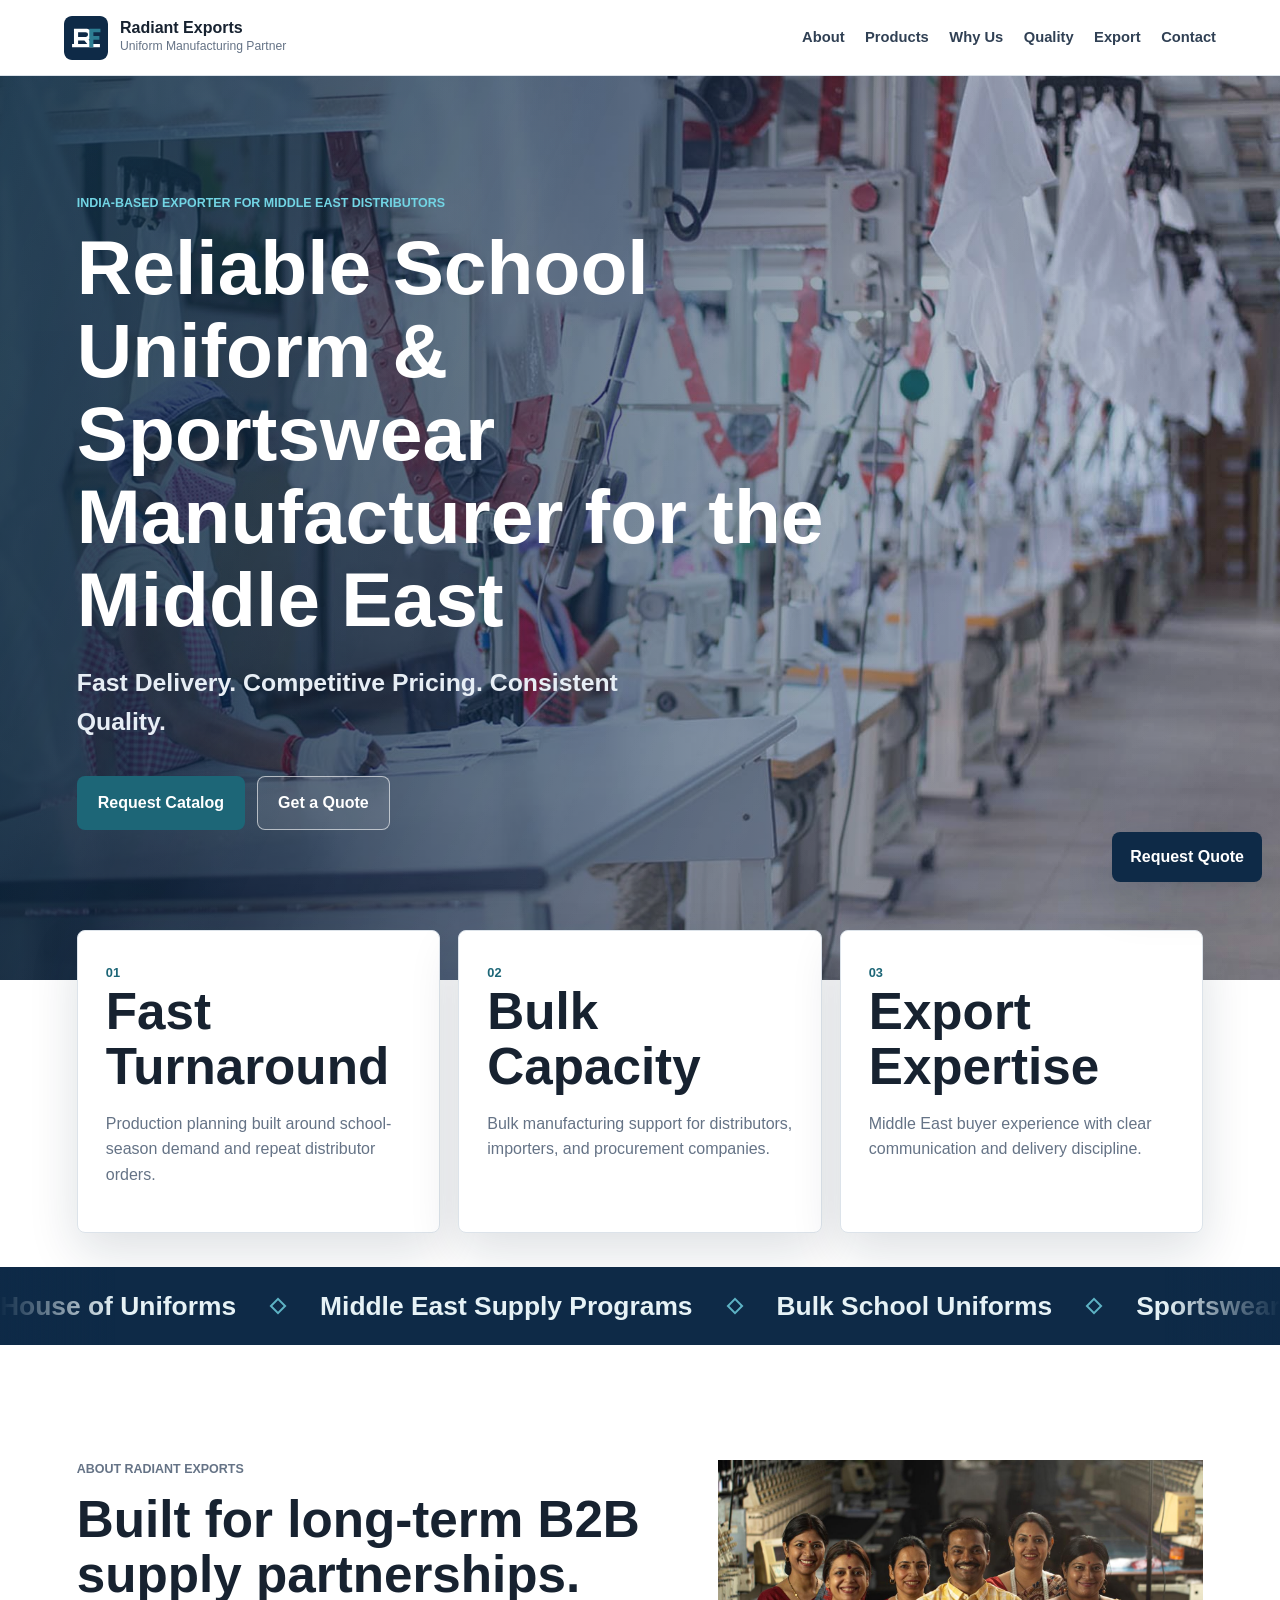
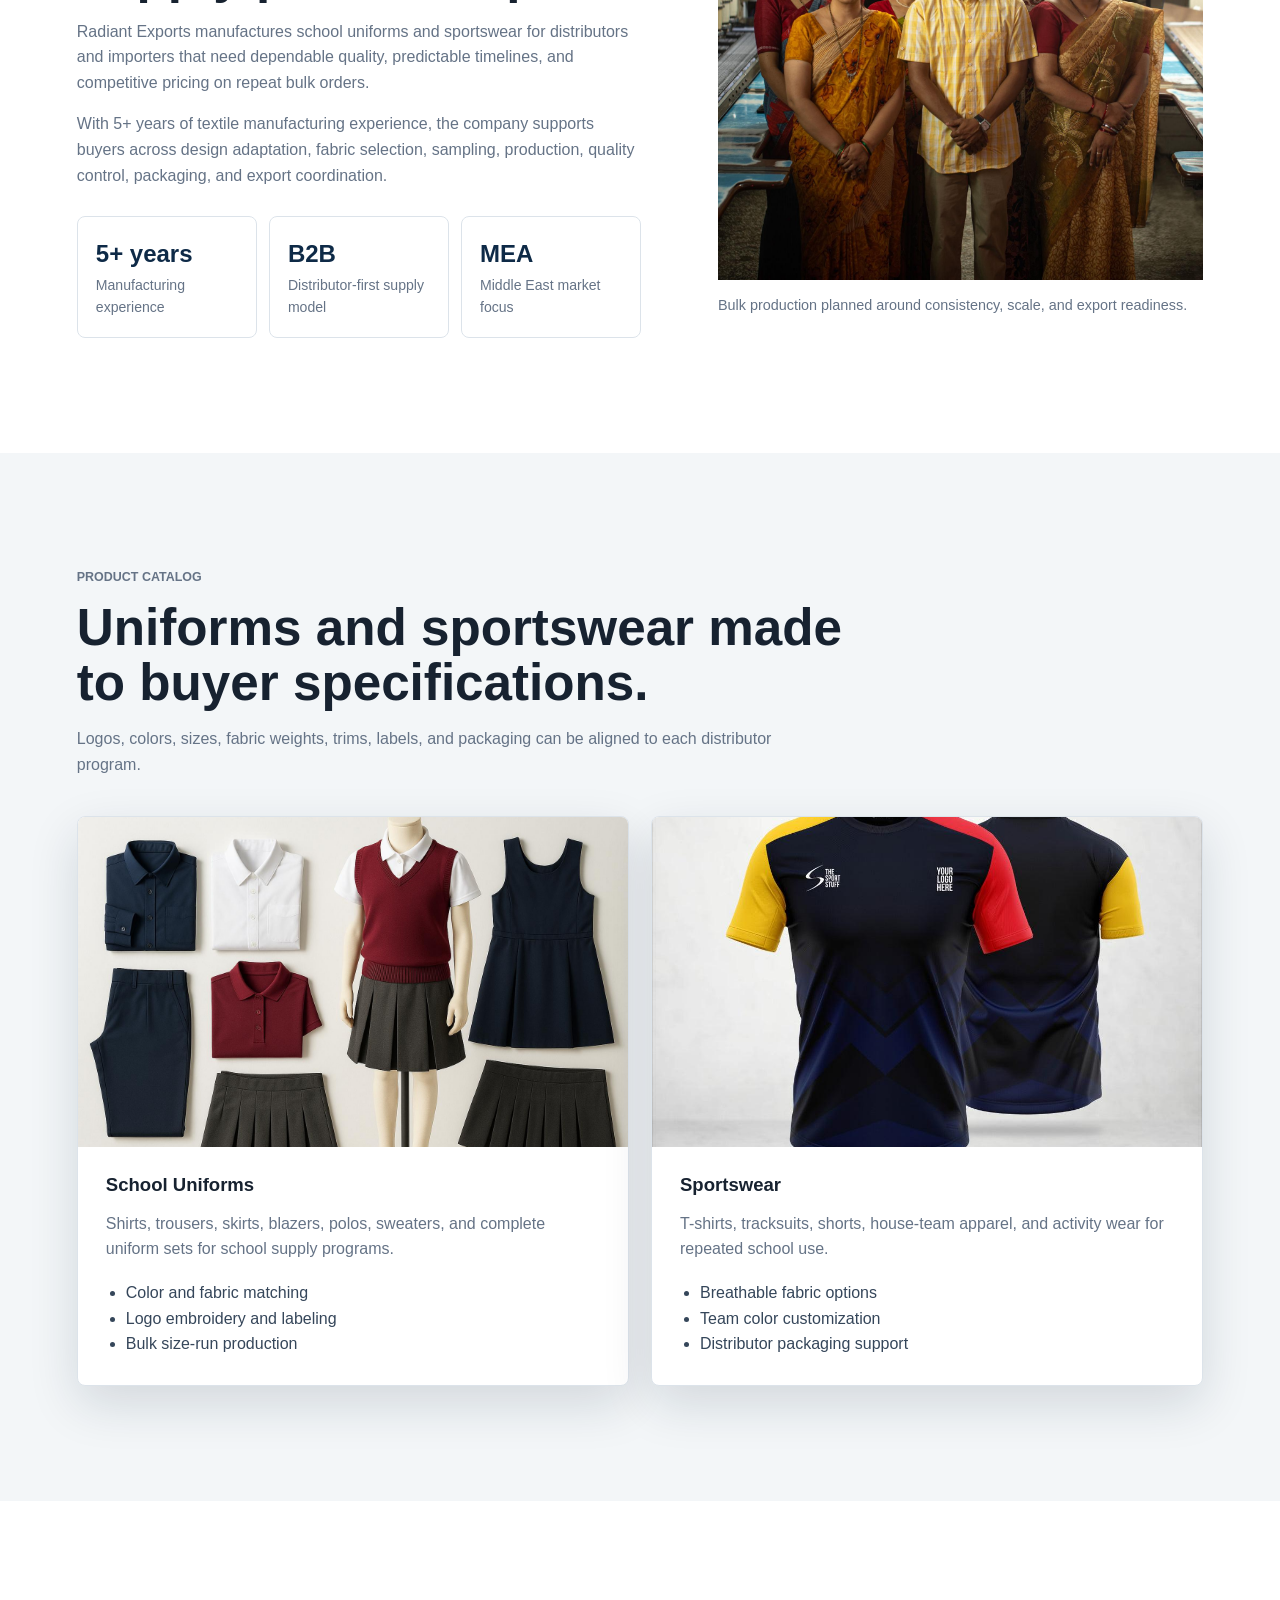
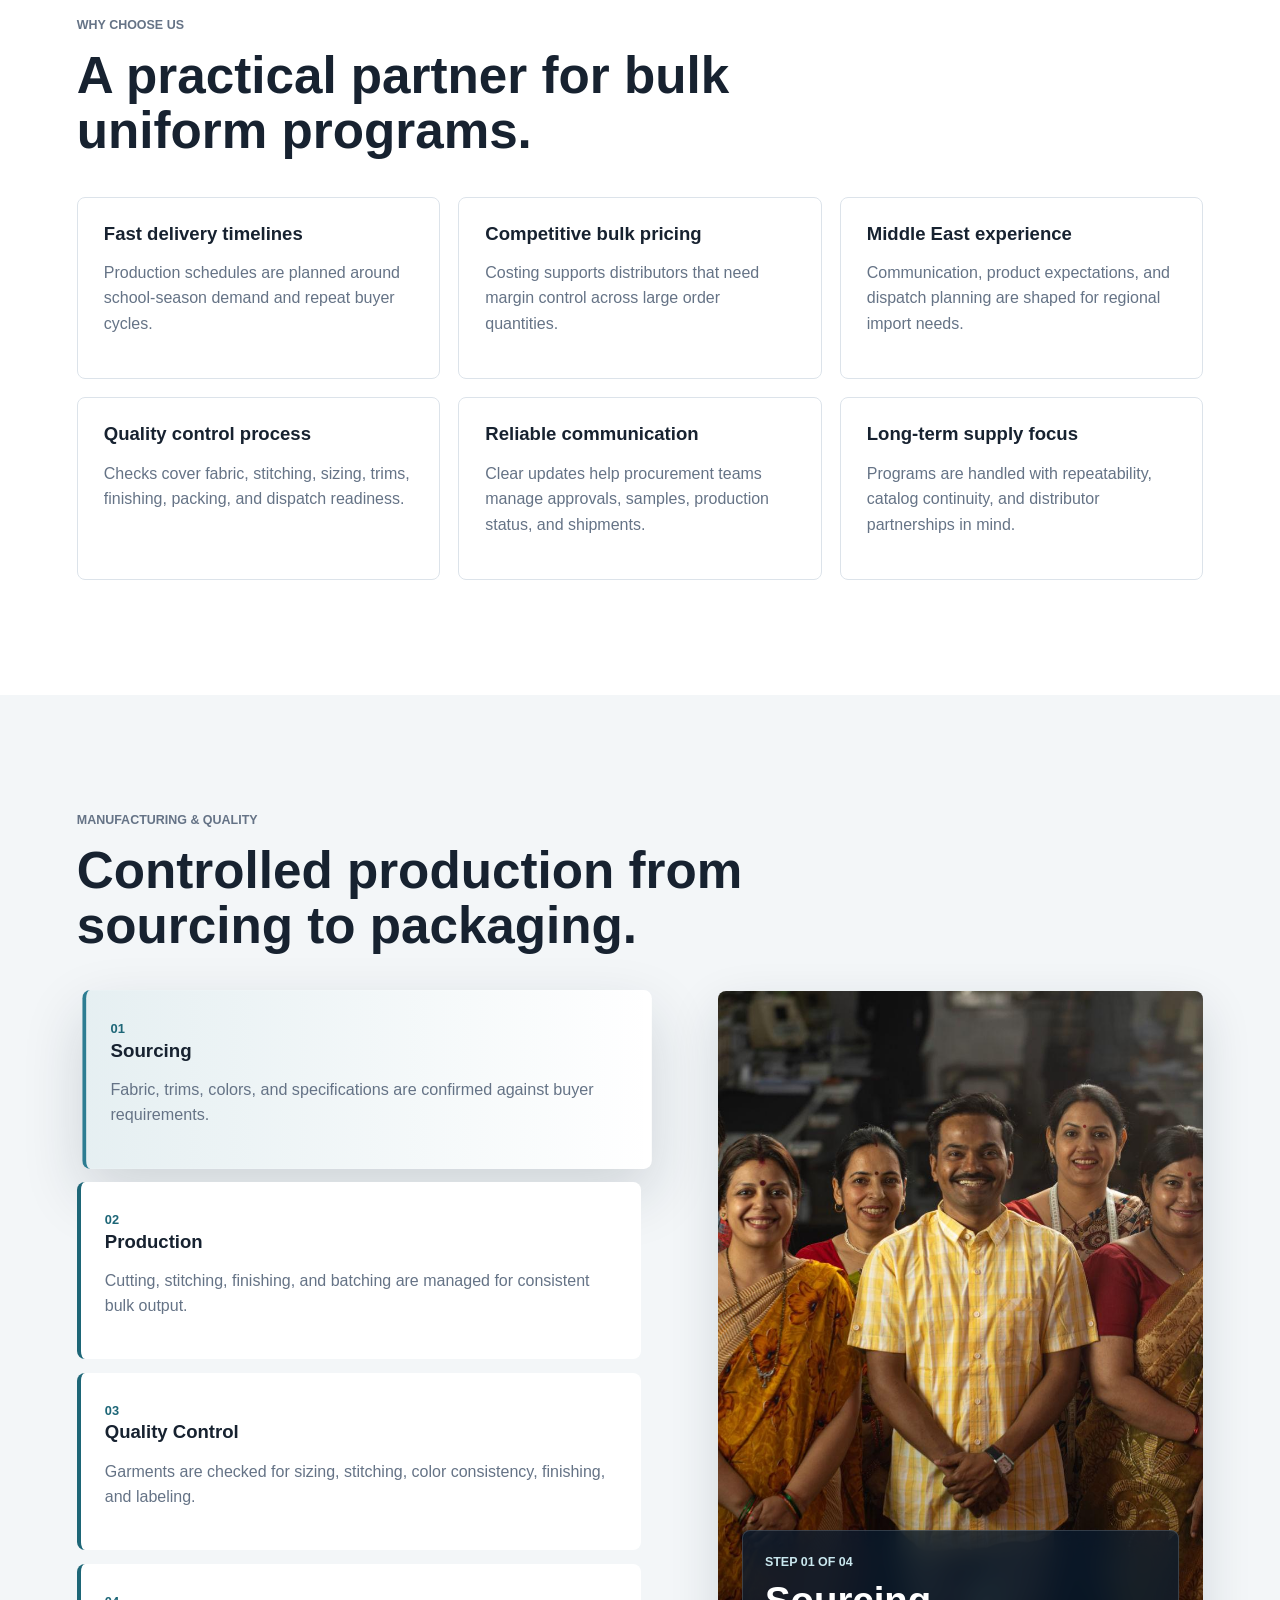
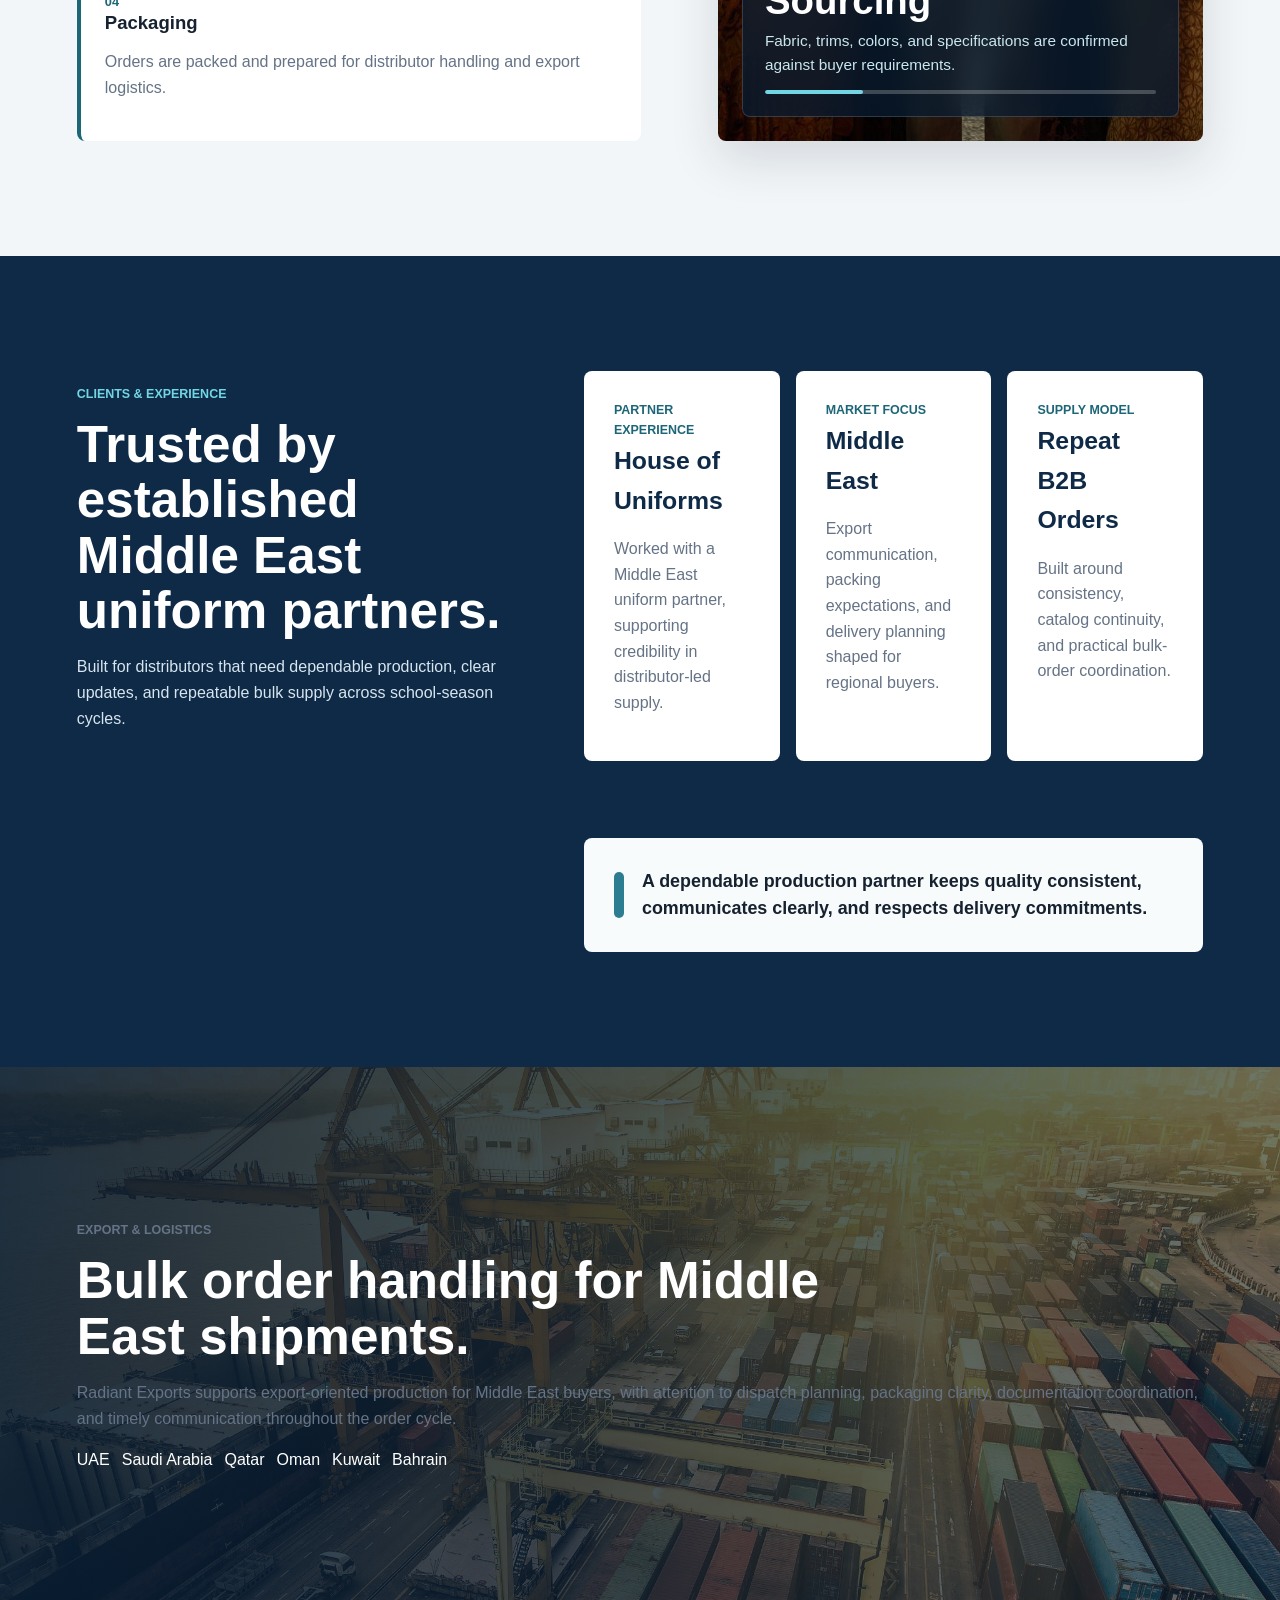
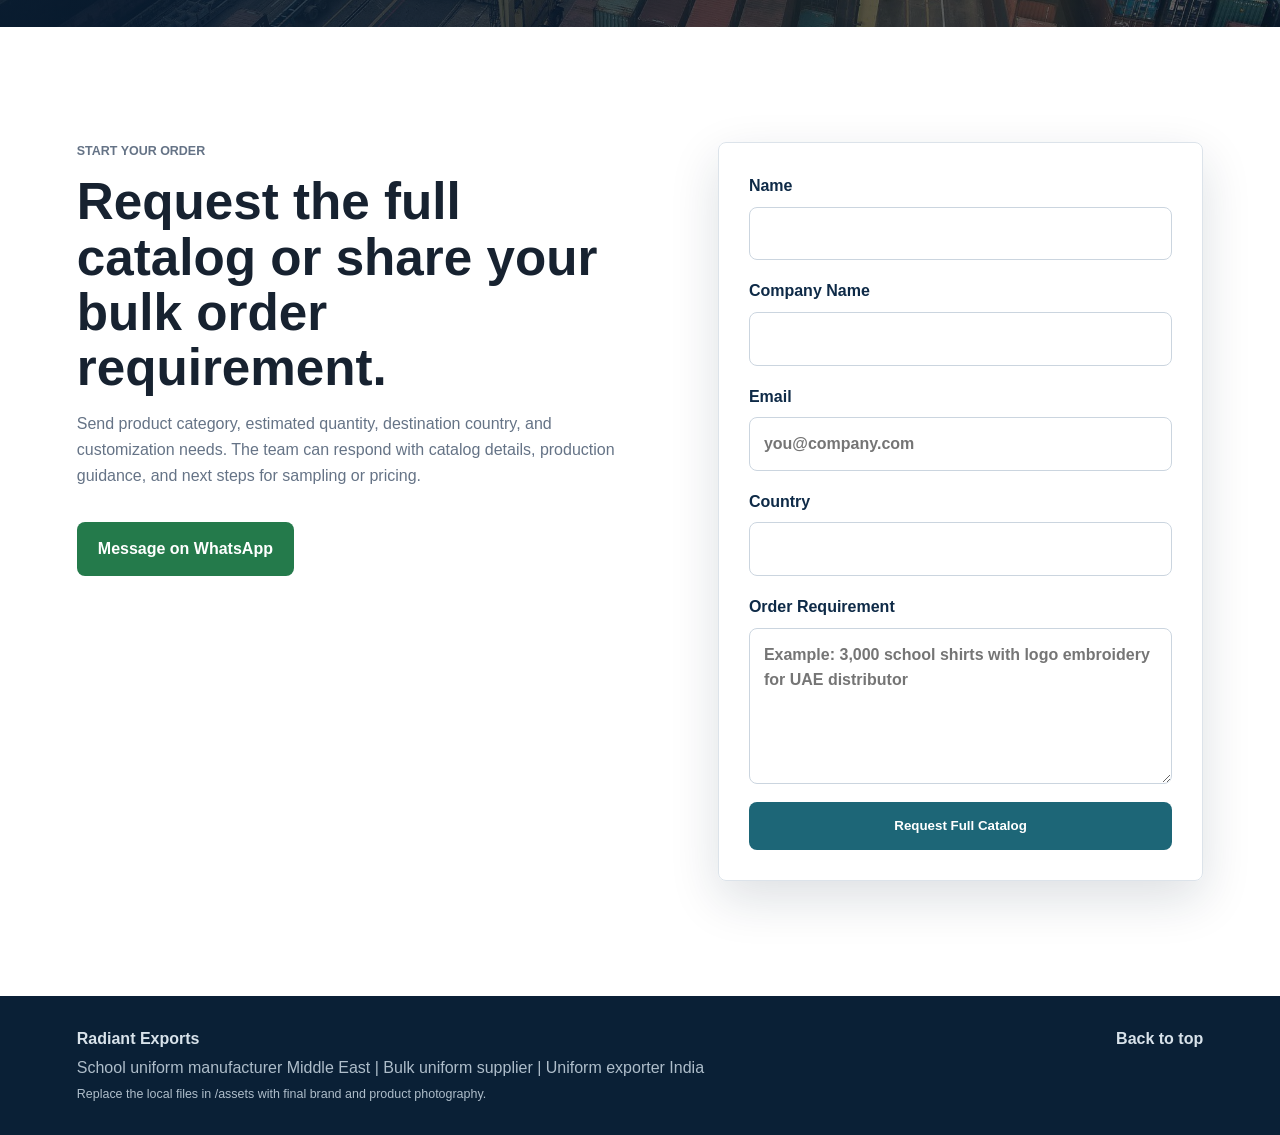
<file: index.html>
<!DOCTYPE html>
<html lang="en">
  <head>
    <meta charset="UTF-8" />
    <meta name="viewport" content="width=device-width, initial-scale=1.0" />
    <title>Radiant Exports | School Uniform & Sportswear Manufacturer</title>
    <meta
      name="description"
      content="Radiant Exports is an India-based school uniform manufacturer for the Middle East, supplying bulk uniforms and sportswear for distributors and importers."
    />
    <meta
      name="keywords"
      content="school uniform manufacturer Middle East, bulk uniform supplier, uniform exporter India, sportswear manufacturer, school uniform supplier"
    />
    <link rel="stylesheet" href="styles.css" />
  </head>
  <body>
    <header class="site-header">
      <a class="brand" href="#home" aria-label="Radiant Exports home">
        <img class="brand-logo" src="assets/logo-placeholder.svg" alt="Radiant Exports logo" />
        <span>
          <strong>Radiant Exports</strong>
          <small>Uniform Manufacturing Partner</small>
        </span>
      </a>
      <button class="menu-toggle" aria-expanded="false" aria-controls="site-nav">Menu</button>
      <nav id="site-nav" class="site-nav" aria-label="Primary navigation">
        <a href="#about">About</a>
        <a href="#products">Products</a>
        <a href="#why">Why Us</a>
        <a href="#quality">Quality</a>
        <a href="#export">Export</a>
        <a href="#contact">Contact</a>
      </nav>
    </header>

    <main id="home">
      <section class="hero" aria-label="Radiant Exports overview">
        <div class="hero-content">
          <p class="eyebrow">India-based exporter for Middle East distributors</p>
          <h1>Reliable School Uniform & Sportswear Manufacturer for the Middle East</h1>
          <p class="hero-subtitle">Fast Delivery. Competitive Pricing. Consistent Quality.</p>
          <div class="hero-actions">
            <a class="button button-primary" href="#contact">Request Catalog</a>
            <a class="button button-secondary" href="#contact">Get a Quote</a>
          </div>
        </div>
      </section>

      <section class="strengths section-compact" aria-label="Key strengths">
        <div class="strength-card">
          <span>01</span>
          <h2>Fast Turnaround</h2>
          <p>Production planning built around school-season demand and repeat distributor orders.</p>
        </div>
        <div class="strength-card">
          <span>02</span>
          <h2>Bulk Capacity</h2>
          <p>Bulk manufacturing support for distributors, importers, and procurement companies.</p>
        </div>
        <div class="strength-card">
          <span>03</span>
          <h2>Export Expertise</h2>
          <p>Middle East buyer experience with clear communication and delivery discipline.</p>
        </div>
      </section>

      <section class="client-marquee" aria-label="Client and market experience">
        <div class="marquee-track">
          <span>House of Uniforms</span>
          <span>Middle East Supply Programs</span>
          <span>Bulk School Uniforms</span>
          <span>Sportswear Manufacturing</span>
          <span>Distributor Partnerships</span>
          <span>House of Uniforms</span>
          <span>Middle East Supply Programs</span>
          <span>Bulk School Uniforms</span>
          <span>Sportswear Manufacturing</span>
          <span>Distributor Partnerships</span>
        </div>
      </section>

      <section id="about" class="section split-section">
        <div>
          <p class="eyebrow">About Radiant Exports</p>
          <h2>Built for long-term B2B supply partnerships.</h2>
          <p>
            Radiant Exports manufactures school uniforms and sportswear for distributors and importers that need dependable quality,
            predictable timelines, and competitive pricing on repeat bulk orders.
          </p>
          <p>
            With 5+ years of textile manufacturing experience, the company supports buyers across design adaptation, fabric selection,
            sampling, production, quality control, packaging, and export coordination.
          </p>
          <div class="metric-row">
            <div><strong>5+ years</strong><span>Manufacturing experience</span></div>
            <div><strong>B2B</strong><span>Distributor-first supply model</span></div>
            <div><strong>MEA</strong><span>Middle East market focus</span></div>
          </div>
        </div>
        <figure class="image-panel">
          <img
            src="assets/about-manufacturing-placeholder.jpg"
            alt="Textile production floor with workers sewing garments"
          />
          <figcaption>Bulk production planned around consistency, scale, and export readiness.</figcaption>
        </figure>
      </section>

      <section id="products" class="section product-section">
        <div class="section-heading">
          <p class="eyebrow">Product Catalog</p>
          <h2>Uniforms and sportswear made to buyer specifications.</h2>
          <p>Logos, colors, sizes, fabric weights, trims, labels, and packaging can be aligned to each distributor program.</p>
        </div>
        <div class="product-grid">
          <article class="product-card">
            <img
              src="assets/schooluniform.jpg"
              alt="Students wearing school uniforms"
            />
            <div>
              <h3>School Uniforms</h3>
              <p>Shirts, trousers, skirts, blazers, polos, sweaters, and complete uniform sets for school supply programs.</p>
              <ul>
                <li>Color and fabric matching</li>
                <li>Logo embroidery and labeling</li>
                <li>Bulk size-run production</li>
              </ul>
            </div>
          </article>
          <article class="product-card">
            <img
              src="assets/sportswear.jpg"
              alt="Students wearing sports uniforms during a football match"
            />
            <div>
              <h3>Sportswear</h3>
              <p>T-shirts, tracksuits, shorts, house-team apparel, and activity wear for repeated school use.</p>
              <ul>
                <li>Breathable fabric options</li>
                <li>Team color customization</li>
                <li>Distributor packaging support</li>
              </ul>
            </div>
          </article>
        </div>
      </section>

      <section id="why" class="section why-section">
        <div class="section-heading">
          <p class="eyebrow">Why Choose Us</p>
          <h2>A practical partner for bulk uniform programs.</h2>
        </div>
        <div class="why-grid">
          <article><h3>Fast delivery timelines</h3><p>Production schedules are planned around school-season demand and repeat buyer cycles.</p></article>
          <article><h3>Competitive bulk pricing</h3><p>Costing supports distributors that need margin control across large order quantities.</p></article>
          <article><h3>Middle East experience</h3><p>Communication, product expectations, and dispatch planning are shaped for regional import needs.</p></article>
          <article><h3>Quality control process</h3><p>Checks cover fabric, stitching, sizing, trims, finishing, packing, and dispatch readiness.</p></article>
          <article><h3>Reliable communication</h3><p>Clear updates help procurement teams manage approvals, samples, production status, and shipments.</p></article>
          <article><h3>Long-term supply focus</h3><p>Programs are handled with repeatability, catalog continuity, and distributor partnerships in mind.</p></article>
        </div>
      </section>

      <section id="quality" class="section process-section">
        <div class="section-heading">
          <p class="eyebrow">Manufacturing & Quality</p>
          <h2>Controlled production from sourcing to packaging.</h2>
        </div>
        <div class="process-layout">
          <div class="process-list">
            <button class="process-step is-active" type="button" data-step="0" data-image="assets/about-manufacturing-placeholder.jpg" data-alt="Fabric and trims prepared for garment manufacturing" aria-pressed="true"><span>01</span><h3>Sourcing</h3><p>Fabric, trims, colors, and specifications are confirmed against buyer requirements.</p></button>
            <button class="process-step" type="button" data-step="1" data-image="assets/manufacturingquality.jpg" data-alt="Automatic cutting machine used in garment manufacturing" aria-pressed="false"><span>02</span><h3>Production</h3><p>Cutting, stitching, finishing, and batching are managed for consistent bulk output.</p></button>
            <button class="process-step" type="button" data-step="2" data-image="assets/schooluniform.jpg" data-alt="Finished school uniforms reviewed for quality and consistency" aria-pressed="false"><span>03</span><h3>Quality Control</h3><p>Garments are checked for sizing, stitching, color consistency, finishing, and labeling.</p></button>
            <button class="process-step" type="button" data-step="3" data-image="assets/export-logistics-placeholder.jpg" data-alt="Packed garment orders prepared for export logistics" aria-pressed="false"><span>04</span><h3>Packaging</h3><p>Orders are packed and prepared for distributor handling and export logistics.</p></button>
          </div>
          <figure class="process-visual" aria-live="polite">
            <img
              src="assets/about-manufacturing-placeholder.jpg"
              alt="Fabric and trims prepared for garment manufacturing"
            />
            <figcaption>
              <span class="process-kicker">Step 01 of 04</span>
              <strong>Sourcing</strong>
              <small>Fabric, trims, colors, and specifications are confirmed against buyer requirements.</small>
              <span class="process-progress"><span></span></span>
            </figcaption>
          </figure>
        </div>
      </section>

      <section id="clients" class="section clients-section">
        <div class="clients-copy">
          <p class="eyebrow">Clients & Experience</p>
          <h2>Trusted by established Middle East uniform partners.</h2>
          <p>
            Built for distributors that need dependable production, clear updates, and repeatable bulk supply across school-season cycles.
          </p>
        </div>
        <div class="client-proof-grid" aria-label="Client credibility highlights">
          <article class="client-proof">
            <span>Partner Experience</span>
            <strong>House of Uniforms</strong>
            <p>
              Worked with a Middle East uniform partner, supporting credibility in distributor-led supply.
            </p>
          </article>
          <article class="client-proof">
            <span>Market Focus</span>
            <strong>Middle East</strong>
            <p>
              Export communication, packing expectations, and delivery planning shaped for regional buyers.
            </p>
          </article>
          <article class="client-proof">
            <span>Supply Model</span>
            <strong>Repeat B2B Orders</strong>
            <p>
              Built around consistency, catalog continuity, and practical bulk-order coordination.
            </p>
          </article>
        </div>
        <blockquote>
          A dependable production partner keeps quality consistent, communicates clearly, and respects delivery commitments.
        </blockquote>
      </section>

      <section id="export" class="section export-section">
        <div class="export-content">
          <p class="eyebrow">Export & Logistics</p>
          <h2>Bulk order handling for Middle East shipments.</h2>
          <p>
            Radiant Exports supports export-oriented production for Middle East buyers, with attention to dispatch planning,
            packaging clarity, documentation coordination, and timely communication throughout the order cycle.
          </p>
          <div class="country-tags" aria-label="Middle East export focus">
            <span>UAE</span>
            <span>Saudi Arabia</span>
            <span>Qatar</span>
            <span>Oman</span>
            <span>Kuwait</span>
            <span>Bahrain</span>
          </div>
        </div>
      </section>

      <section id="contact" class="section contact-section">
        <div class="contact-copy">
          <p class="eyebrow">Start Your Order</p>
          <h2>Request the full catalog or share your bulk order requirement.</h2>
          <p>
            Send product category, estimated quantity, destination country, and customization needs. The team can respond
            with catalog details, production guidance, and next steps for sampling or pricing.
          </p>
          <a class="whatsapp-link" href="https://wa.me/?text=Hello%20Radiant%20Exports%2C%20I%20would%20like%20to%20discuss%20a%20bulk%20uniform%20order." target="_blank" rel="noopener">
            Message on WhatsApp
          </a>
        </div>
        <form class="inquiry-form" action="mailto:sales@radiantexports.com" method="post" enctype="text/plain">
          <label>
            Name
            <input type="text" name="Name" autocomplete="name" required />
          </label>
          <label>
            Company Name
            <input type="text" name="Company Name" autocomplete="organization" required />
          </label>
          <label>
            Email
            <input type="email" name="Email" autocomplete="email" placeholder="you@company.com" required />
          </label>
          <label>
            Country
            <input type="text" name="Country" autocomplete="country-name" required />
          </label>
          <label>
            Order Requirement
            <textarea name="Order Requirement" rows="5" placeholder="Example: 3,000 school shirts with logo embroidery for UAE distributor" required></textarea>
          </label>
          <button class="button button-primary" type="submit">Request Full Catalog</button>
        </form>
      </section>
    </main>

    <a class="sticky-quote" href="#contact">Request Quote</a>

    <footer class="site-footer">
      <div>
        <strong>Radiant Exports</strong>
        <p>School uniform manufacturer Middle East | Bulk uniform supplier | Uniform exporter India</p>
        <p class="image-credits">Replace the local files in /assets with final brand and product photography.</p>
      </div>
      <a href="#home">Back to top</a>
    </footer>

    <script src="script.js"></script>
  </body>
</html>
</file>
<file: styles.css>
:root {
  --navy: #0e2a47;
  --navy-2: #143a61;
  --ink: #172230;
  --muted: #657386;
  --line: #dce3ea;
  --soft: #f3f6f8;
  --white: #ffffff;
  --accent: #2d7d92;
  --accent-dark: #1d6677;
  --shadow: 0 18px 50px rgba(17, 36, 58, 0.14);
  --ease-out: cubic-bezier(0.4, 0, 0.2, 1);
}

* {
  box-sizing: border-box;
}

html {
  scroll-behavior: smooth;
}

body {
  margin: 0;
  color: var(--ink);
  background: var(--white);
  font-family: Arial, Helvetica, sans-serif;
  line-height: 1.6;
  -webkit-font-smoothing: antialiased;
  text-rendering: optimizeLegibility;
}

img {
  display: block;
  max-width: 100%;
}

main {
  overflow: hidden;
}

a {
  color: inherit;
  text-decoration: none;
}

.site-header {
  position: sticky;
  top: 0;
  z-index: 30;
  display: flex;
  align-items: center;
  justify-content: space-between;
  gap: 24px;
  min-height: 76px;
  padding: 14px clamp(20px, 5vw, 72px);
  background: rgba(255, 255, 255, 0.95);
  border-bottom: 1px solid var(--line);
  backdrop-filter: blur(16px);
  animation: headerDrop 0.7s ease both;
}

.brand {
  display: inline-flex;
  align-items: center;
  gap: 12px;
  min-width: 220px;
  transition: transform 0.25s ease;
}

.brand:hover {
  transform: translateY(-2px);
}

.brand-logo {
  display: block;
  width: 44px;
  height: 44px;
  border-radius: 8px;
  object-fit: cover;
  transition: transform 0.35s ease, box-shadow 0.35s ease;
}

.brand:hover .brand-logo {
  box-shadow: 0 10px 24px rgba(17, 36, 58, 0.18);
  transform: rotate(-3deg) scale(1.04);
}

.brand strong,
.brand small {
  display: block;
}

.brand strong {
  font-size: 1rem;
  line-height: 1.2;
}

.brand small {
  color: var(--muted);
  font-size: 0.76rem;
}

.site-nav {
  display: flex;
  align-items: center;
  gap: clamp(12px, 1.6vw, 24px);
  color: #304054;
  font-size: 0.92rem;
  font-weight: 700;
}

.site-nav a {
  position: relative;
  padding: 8px 0;
  transition: color 0.22s ease;
}

.site-nav a::after {
  content: "";
  position: absolute;
  left: 0;
  right: 0;
  bottom: 2px;
  height: 2px;
  background: var(--accent-dark);
  transform: scaleX(0);
  transform-origin: left;
  transition: transform 0.25s ease;
}

.site-nav a:hover {
  color: var(--accent-dark);
}

.site-nav a:hover::after {
  transform: scaleX(1);
}

.menu-toggle {
  display: none;
  border: 1px solid var(--line);
  border-radius: 8px;
  padding: 10px 14px;
  color: var(--navy);
  background: var(--white);
  font-weight: 700;
  transition: border-color 0.22s ease, color 0.22s ease, transform 0.22s ease;
}

.menu-toggle:hover {
  border-color: var(--accent-dark);
  color: var(--accent-dark);
  transform: translateY(-2px);
}

.hero {
  position: relative;
  min-height: 820px;
  display: flex;
  align-items: center;
  padding: 118px clamp(20px, 6vw, 84px) 150px;
  color: var(--white);
  background:
    linear-gradient(90deg, rgba(7, 28, 50, 0.88), rgba(14, 42, 71, 0.56), rgba(14, 42, 71, 0.12)),
    url("assets/hero-manufacturing-placeholder.jpg") center/cover;
  animation: heroPan 18s ease-in-out infinite alternate;
  isolation: isolate;
}

.hero::after {
  content: "";
  position: absolute;
  inset: 0;
  z-index: 0;
  background: linear-gradient(115deg, rgba(114, 213, 228, 0.16), rgba(255, 255, 255, 0) 38%, rgba(255, 255, 255, 0.1) 64%, rgba(255, 255, 255, 0));
  opacity: 0.75;
  transform: translate3d(calc(var(--hero-x, 0) * 1px), calc(var(--hero-y, 0) * 1px), 0);
  transition: transform 0.4s var(--ease-out);
  pointer-events: none;
}

.hero-content {
  position: relative;
  z-index: 1;
  width: min(760px, 100%);
}

.hero .eyebrow,
.hero h1,
.hero-subtitle,
.hero-actions {
  animation: riseIn 0.8s ease both;
}

.hero h1 {
  animation-delay: 0.12s;
}

.hero-subtitle {
  animation-delay: 0.24s;
}

.hero-actions {
  animation-delay: 0.36s;
}

.eyebrow {
  margin: 0 0 12px;
  color: var(--accent);
  font-size: 0.78rem;
  font-weight: 800;
  letter-spacing: 0;
  text-transform: uppercase;
}

.hero .eyebrow {
  color: #72d5e4;
}

h1,
h2,
h3,
p {
  overflow-wrap: break-word;
}

h1,
h2,
h3 {
  margin: 0;
  line-height: 1.08;
  color: inherit;
}

h1 {
  max-width: 760px;
  font-size: clamp(2.45rem, 6vw, 5rem);
}

h2 {
  font-size: clamp(2rem, 4vw, 3.4rem);
  max-width: 780px;
}

h3 {
  font-size: 1.16rem;
}

.hero-subtitle {
  margin: 22px 0 0;
  max-width: 620px;
  color: #e7eef5;
  font-size: clamp(1.1rem, 2.3vw, 1.55rem);
  font-weight: 700;
}

.hero-actions,
.metric-row,
.country-tags {
  display: flex;
  flex-wrap: wrap;
  gap: 12px;
}

.hero-actions {
  margin-top: 34px;
}

.button,
.whatsapp-link {
  display: inline-flex;
  align-items: center;
  justify-content: center;
  min-height: 48px;
  border-radius: 8px;
  padding: 13px 20px;
  border: 1px solid transparent;
  font-weight: 800;
  cursor: pointer;
  transition: background 0.3s var(--ease-out), border-color 0.3s var(--ease-out), box-shadow 0.3s var(--ease-out), color 0.3s var(--ease-out), transform 0.3s var(--ease-out);
}

.button:hover,
.whatsapp-link:hover {
  box-shadow: 0 12px 28px rgba(17, 36, 58, 0.22);
  transform: translateY(-3px);
}

.button:active,
.whatsapp-link:active,
.sticky-quote:active {
  transform: translateY(-1px) scale(0.98);
}

.button-primary {
  color: var(--white);
  background: var(--accent-dark);
}

.button-primary:hover {
  background: #155465;
}

.button-secondary {
  color: var(--white);
  border-color: rgba(255, 255, 255, 0.6);
  background: rgba(255, 255, 255, 0.1);
}

.button-secondary:hover {
  border-color: var(--white);
  background: rgba(255, 255, 255, 0.2);
}

.section,
.section-compact {
  padding: clamp(72px, 9vw, 118px) clamp(20px, 6vw, 84px);
}

.section-compact {
  padding-top: 34px;
  padding-bottom: 34px;
}

.strengths {
  display: grid;
  grid-template-columns: repeat(3, minmax(0, 1fr));
  gap: 18px;
  margin-top: -84px;
  position: relative;
  z-index: 2;
}

.strength-card {
  min-height: 190px;
  padding: 28px;
  background: var(--white);
  border: 1px solid var(--line);
  border-radius: 8px;
  box-shadow: var(--shadow);
  transition: box-shadow 0.25s ease, transform 0.25s ease;
}

.strength-card:hover,
.product-card:hover,
.why-grid article:hover,
.metric-row div:hover,
.client-proof:hover,
.clients-section blockquote:hover {
  box-shadow: 0 24px 60px rgba(17, 36, 58, 0.18);
  transform: translateY(-6px);
}

.client-marquee {
  position: relative;
  z-index: 3;
  overflow: hidden;
  padding: 18px 0;
  color: var(--white);
  background: var(--navy);
}

.client-marquee::before,
.client-marquee::after {
  content: "";
  position: absolute;
  top: 0;
  bottom: 0;
  z-index: 2;
  width: clamp(42px, 9vw, 140px);
  pointer-events: none;
}

.client-marquee::before {
  left: 0;
  background: linear-gradient(90deg, var(--navy), rgba(14, 42, 71, 0));
}

.client-marquee::after {
  right: 0;
  background: linear-gradient(270deg, var(--navy), rgba(14, 42, 71, 0));
}

.marquee-track {
  display: flex;
  width: max-content;
  align-items: center;
  gap: 36px;
  white-space: nowrap;
  animation: marqueeMove 24s linear infinite;
  will-change: transform;
}

.marquee-track:hover {
  animation-play-state: paused;
}

.marquee-track span {
  display: inline-flex;
  align-items: center;
  gap: 36px;
  color: #e6f2f6;
  font-size: clamp(1rem, 2.3vw, 1.65rem);
  font-weight: 800;
}

.marquee-track span::after {
  content: "";
  width: 8px;
  height: 8px;
  border: 2px solid rgba(114, 213, 228, 0.8);
  transform: rotate(45deg);
}

.strength-card span,
.process-list span {
  color: var(--accent-dark);
  font-size: 0.8rem;
  font-weight: 800;
}

.strength-card p,
.why-grid p,
.product-card p,
.section-heading p,
.split-section p,
.export-content p,
.contact-copy p,
.client-proof p {
  color: var(--muted);
}

.split-section,
.process-layout,
.contact-section,
.clients-section {
  display: grid;
  grid-template-columns: minmax(0, 1fr) minmax(320px, 0.86fr);
  gap: clamp(34px, 6vw, 88px);
  align-items: start;
}

.image-panel {
  margin: 0;
}

.image-panel img,
.process-layout img,
.product-card img {
  width: 100%;
  object-fit: cover;
  transition: transform 0.5s ease;
}

.image-panel img,
.process-layout img {
  height: 100%;
  min-height: 420px;
}

.image-panel figcaption {
  padding: 14px 0 0;
  color: var(--muted);
  font-size: 0.9rem;
}

.metric-row {
  margin-top: 28px;
}

.metric-row div {
  flex: 1 1 160px;
  padding: 18px;
  border: 1px solid var(--line);
  border-radius: 8px;
  transition: box-shadow 0.25s ease, transform 0.25s ease;
}

.metric-row strong,
.metric-row span {
  display: block;
}

.metric-row strong {
  color: var(--navy);
  font-size: 1.5rem;
}

.metric-row span {
  color: var(--muted);
  font-size: 0.88rem;
}

.product-section,
.process-section {
  background: var(--soft);
}

.section-heading {
  max-width: 850px;
  margin-bottom: 38px;
}

.section-heading p {
  max-width: 720px;
}

.product-grid {
  display: grid;
  grid-template-columns: repeat(2, minmax(0, 1fr));
  gap: 22px;
}

.product-card {
  display: grid;
  grid-template-rows: 330px 1fr;
  background: var(--white);
  border: 1px solid var(--line);
  border-radius: 8px;
  box-shadow: var(--shadow);
  overflow: hidden;
  transition: box-shadow 0.25s ease, transform 0.25s ease;
}

.product-card:hover img,
.image-panel:hover img,
.process-layout img:hover {
  transform: scale(1.04);
}

.product-card div {
  padding: 28px;
}

.product-card img {
  height: 330px;
}

.product-card ul {
  margin: 18px 0 0;
  padding-left: 20px;
  color: #35465a;
}

.why-grid {
  display: grid;
  grid-template-columns: repeat(3, minmax(0, 1fr));
  gap: 18px;
}

.why-grid article {
  min-height: 176px;
  padding: 26px;
  border: 1px solid var(--line);
  border-radius: 8px;
  background: var(--white);
  box-shadow: 0 0 0 rgba(17, 36, 58, 0);
  transition: box-shadow 0.25s ease, transform 0.25s ease;
}

.process-layout {
  align-items: stretch;
}

.process-list {
  display: grid;
  gap: 14px;
}

.process-step {
  position: relative;
  width: 100%;
  padding: 24px;
  border-left: 4px solid var(--accent-dark);
  border-top: 0;
  border-right: 0;
  border-bottom: 0;
  background: var(--white);
  border-radius: 8px;
  color: inherit;
  cursor: pointer;
  font: inherit;
  text-align: left;
  overflow: hidden;
  transition: box-shadow 0.4s var(--ease-out), transform 0.4s var(--ease-out), border-color 0.4s var(--ease-out), background 0.4s var(--ease-out);
}

.process-step p {
  color: var(--muted);
}

.process-step:focus-visible {
  outline: 3px solid rgba(45, 125, 146, 0.28);
  outline-offset: 4px;
}

.process-step::before {
  content: "";
  position: absolute;
  inset: 0;
  background: linear-gradient(90deg, rgba(45, 125, 146, 0.12), rgba(255, 255, 255, 0));
  opacity: 0;
  transform: translateX(-18px);
  transition: opacity 0.4s var(--ease-out), transform 0.4s var(--ease-out);
}

.process-step > * {
  position: relative;
  z-index: 1;
}

.process-step.is-active {
  border-color: var(--accent);
  box-shadow: 0 24px 60px rgba(17, 36, 58, 0.16);
  transform: translateX(8px) scale(1.01);
}

.process-step.is-active::before,
.process-step:hover::before {
  opacity: 1;
  transform: translateX(0);
}

.process-step:hover {
  border-color: var(--accent);
  box-shadow: 0 18px 46px rgba(17, 36, 58, 0.14);
  transform: translateX(6px);
}

.process-visual {
  position: relative;
  min-height: 420px;
  margin: 0;
  overflow: hidden;
  border-radius: 8px;
  box-shadow: var(--shadow);
}

.process-visual img {
  width: 100%;
  height: 100%;
  min-height: 420px;
  object-fit: cover;
  transition: opacity 0.35s var(--ease-out), transform 0.6s var(--ease-out), filter 0.6s var(--ease-out);
}

.process-visual:hover img {
  transform: scale(1.06);
  filter: saturate(1.08) contrast(1.04);
}

.process-visual.is-switching img {
  opacity: 0.45;
  transform: scale(1.03);
}

.process-visual figcaption {
  position: absolute;
  inset: auto 24px 24px 24px;
  display: grid;
  gap: 8px;
  padding: 22px;
  color: var(--white);
  background: rgba(7, 28, 50, 0.72);
  border: 1px solid rgba(255, 255, 255, 0.16);
  border-radius: 8px;
  backdrop-filter: blur(14px);
  transform: translateY(0);
  transition: transform 0.35s var(--ease-out), opacity 0.35s var(--ease-out);
}

.process-visual.is-switching figcaption {
  opacity: 0;
  transform: translateY(12px);
}

.process-kicker,
.process-visual small {
  color: #c9e7ee;
}

.process-kicker {
  font-size: 0.78rem;
  font-weight: 800;
  text-transform: uppercase;
}

.process-visual strong {
  font-size: clamp(1.6rem, 3vw, 2.5rem);
  line-height: 1.05;
}

.process-visual small {
  font-size: 0.96rem;
  line-height: 1.5;
}

.process-progress {
  display: block;
  height: 4px;
  margin-top: 6px;
  overflow: hidden;
  border-radius: 999px;
  background: rgba(255, 255, 255, 0.22);
}

.process-progress span {
  display: block;
  width: 25%;
  height: 100%;
  border-radius: inherit;
  background: #72d5e4;
  transition: width 0.35s var(--ease-out);
}

.clients-section {
  grid-template-columns: minmax(0, 0.82fr) minmax(320px, 1.18fr);
  background: var(--navy);
  color: var(--white);
  align-items: center;
}

.clients-section .eyebrow {
  color: #72d5e4;
}

.clients-copy p {
  max-width: 620px;
  color: #d7e5ee;
}

.client-proof-grid {
  display: grid;
  grid-template-columns: repeat(3, minmax(0, 1fr));
  gap: 16px;
}

.client-proof,
.clients-section blockquote {
  margin: 0;
  padding: 30px;
  color: var(--ink);
  background: var(--white);
  border-radius: 8px;
  transition: box-shadow 0.25s ease, transform 0.25s ease;
}

.clients-section blockquote {
  grid-column: 2;
  position: relative;
  padding-left: 58px;
  background: #f7fbfc;
}

.clients-section blockquote::before {
  content: "";
  position: absolute;
  left: 30px;
  top: 34px;
  width: 10px;
  height: calc(100% - 68px);
  border-radius: 999px;
  background: var(--accent);
}

.client-proof strong,
.client-proof span {
  display: block;
}

.client-proof strong {
  color: var(--navy);
  font-size: clamp(1.2rem, 2vw, 1.55rem);
}

.client-proof span {
  color: var(--accent-dark);
  font-weight: 800;
  font-size: 0.78rem;
  text-transform: uppercase;
}

.clients-section blockquote {
  font-size: 1.12rem;
  font-weight: 700;
  line-height: 1.5;
}

.export-section {
  min-height: 560px;
  display: flex;
  align-items: center;
  color: var(--white);
  background:
    linear-gradient(90deg, rgba(7, 28, 50, 0.9), rgba(7, 28, 50, 0.58)),
    url("assets/export-logistics-placeholder.jpg") center/cover;
}

.whatsapp-link {
  margin-top: 18px;
  color: var(--white);
  background: #247a4b;
}

.whatsapp-link:hover {
  background: #1f6840;
}

.inquiry-form {
  display: grid;
  gap: 18px;
  padding: 30px;
  border: 1px solid var(--line);
  border-radius: 8px;
  box-shadow: var(--shadow);
  transition: box-shadow 0.25s ease, transform 0.25s ease;
}

.inquiry-form:hover {
  box-shadow: 0 24px 60px rgba(17, 36, 58, 0.18);
  transform: translateY(-4px);
}

.inquiry-form label {
  display: grid;
  gap: 8px;
  color: var(--navy);
  font-weight: 800;
}

.inquiry-form input,
.inquiry-form textarea {
  width: 100%;
  border: 1px solid #cbd5df;
  border-radius: 8px;
  padding: 13px 14px;
  color: var(--ink);
  font: inherit;
  transition: border-color 0.22s ease, box-shadow 0.22s ease;
}

.inquiry-form input:focus,
.inquiry-form textarea:focus {
  border-color: var(--accent-dark);
  box-shadow: 0 0 0 4px rgba(45, 125, 146, 0.14);
  outline: none;
}

.inquiry-form textarea {
  resize: vertical;
}

.sticky-quote {
  position: fixed;
  right: 18px;
  bottom: 18px;
  z-index: 40;
  display: inline-flex;
  align-items: center;
  justify-content: center;
  min-height: 48px;
  padding: 12px 18px;
  color: var(--white);
  background: var(--navy);
  border-radius: 8px;
  box-shadow: var(--shadow);
  font-weight: 800;
  animation: quotePulse 2.7s ease-in-out infinite;
  transition: background 0.22s ease, transform 0.22s ease;
}

.sticky-quote:hover {
  background: var(--accent-dark);
  transform: translateY(-4px);
}

.site-footer {
  display: flex;
  justify-content: space-between;
  align-items: flex-start;
  gap: 24px;
  padding: 30px clamp(20px, 6vw, 84px);
  color: #d8e2ea;
  background: #0a2036;
}

.site-footer p {
  margin: 4px 0 0;
  color: #aebdca;
}

.image-credits {
  max-width: 920px;
  font-size: 0.78rem;
}

.site-footer a {
  font-weight: 800;
}

.reveal {
  opacity: 0;
  transform: translateY(32px);
  transition: opacity 0.75s var(--ease-out), transform 0.75s var(--ease-out), box-shadow 0.35s var(--ease-out), background 0.3s var(--ease-out), border-color 0.3s var(--ease-out);
}

.reveal.is-visible {
  opacity: 1;
  transform: translateY(0);
}

.reveal-stagger > .reveal:not(.is-visible) {
  transition-delay: calc(var(--reveal-index, 0) * 70ms);
}

.reveal.is-visible.strength-card:hover,
.reveal.is-visible.product-card:hover,
.why-grid .reveal.is-visible:hover,
.metric-row .reveal.is-visible:hover,
.reveal.is-visible.client-proof:hover,
.clients-section blockquote.reveal.is-visible:hover,
.reveal.is-visible.inquiry-form:hover {
  transform: translateY(-6px);
}

.process-list .reveal.is-visible:hover {
  transform: translateX(6px);
}

.process-list .reveal.is-visible.is-active {
  transform: translateX(8px) scale(1.01);
}

.country-tags .reveal.is-visible:hover {
  transform: translateY(-3px);
}

@keyframes headerDrop {
  from {
    opacity: 0;
    transform: translateY(-18px);
  }

  to {
    opacity: 1;
    transform: translateY(0);
  }
}

@keyframes riseIn {
  from {
    opacity: 0;
    transform: translateY(28px);
  }

  to {
    opacity: 1;
    transform: translateY(0);
  }
}

@keyframes heroPan {
  from {
    background-position: center center;
  }

  to {
    background-position: 58% center;
  }
}

@keyframes exportDrift {
  from {
    background-position: center center;
  }

  to {
    background-position: 44% center;
  }
}

@keyframes marqueeMove {
  from {
    transform: translateX(0);
  }

  to {
    transform: translateX(-50%);
  }
}

@keyframes quotePulse {
  0%,
  100% {
    box-shadow: 0 18px 50px rgba(17, 36, 58, 0.14);
  }

  50% {
    box-shadow: 0 18px 50px rgba(17, 36, 58, 0.28), 0 0 0 8px rgba(29, 102, 119, 0.12);
  }
}

@media (max-width: 940px) {
  .menu-toggle {
    display: inline-flex;
  }

  .site-nav {
    position: absolute;
    inset: 76px 20px auto 20px;
    display: none;
    flex-direction: column;
    align-items: stretch;
    padding: 18px;
    background: var(--white);
    border: 1px solid var(--line);
    border-radius: 8px;
    box-shadow: var(--shadow);
  }

  .site-nav.is-open {
    display: flex;
    animation: riseIn 0.25s ease both;
  }

  .strengths,
  .product-grid,
  .why-grid,
  .split-section,
  .process-layout,
  .contact-section,
  .clients-section {
    grid-template-columns: 1fr;
  }

  .hero {
    min-height: 720px;
    padding-top: 110px;
    padding-bottom: 150px;
  }

  .strengths {
    margin-top: -64px;
  }

  .image-panel img,
  .process-layout img,
  .product-card img {
    min-height: 300px;
  }

  .process-visual {
    min-height: 360px;
  }

  .process-visual img {
    min-height: 360px;
  }

  .product-card img {
    height: 300px;
  }

  .client-proof,
  .clients-section blockquote {
    grid-column: auto;
    grid-row: auto;
  }

  .client-proof-grid {
    grid-template-columns: 1fr;
  }

  .clients-section blockquote {
    padding-left: 48px;
  }

  .clients-section blockquote::before {
    left: 24px;
  }
}

@media (prefers-reduced-motion: reduce) {
  *,
  *::before,
  *::after {
    scroll-behavior: auto !important;
    animation-duration: 0.001ms !important;
    animation-iteration-count: 1 !important;
    transition-duration: 0.001ms !important;
  }

  .reveal {
    opacity: 1;
    transform: none;
  }

  .marquee-track {
    animation: none;
    transform: none;
  }
}

@media (max-width: 620px) {
  .site-header {
    min-height: 72px;
    padding-inline: 16px;
  }

  .brand {
    min-width: 0;
  }

  .brand small {
    display: none;
  }

  .hero {
    min-height: 660px;
    padding-inline: 20px;
    padding-top: 96px;
    padding-bottom: 128px;
  }

  .hero-actions .button,
  .inquiry-form .button,
  .whatsapp-link {
    width: 100%;
  }

  .section,
  .section-compact {
    padding-inline: 20px;
  }

  .strength-card,
  .product-card div,
  .why-grid article,
  .client-proof,
  .clients-section blockquote,
  .inquiry-form {
    padding: 22px;
  }

  .product-card {
    grid-template-rows: 240px 1fr;
  }

  .product-card img {
    height: 240px;
    min-height: 240px;
  }

  .site-footer {
    flex-direction: column;
    padding-bottom: 90px;
  }
}
</file>
